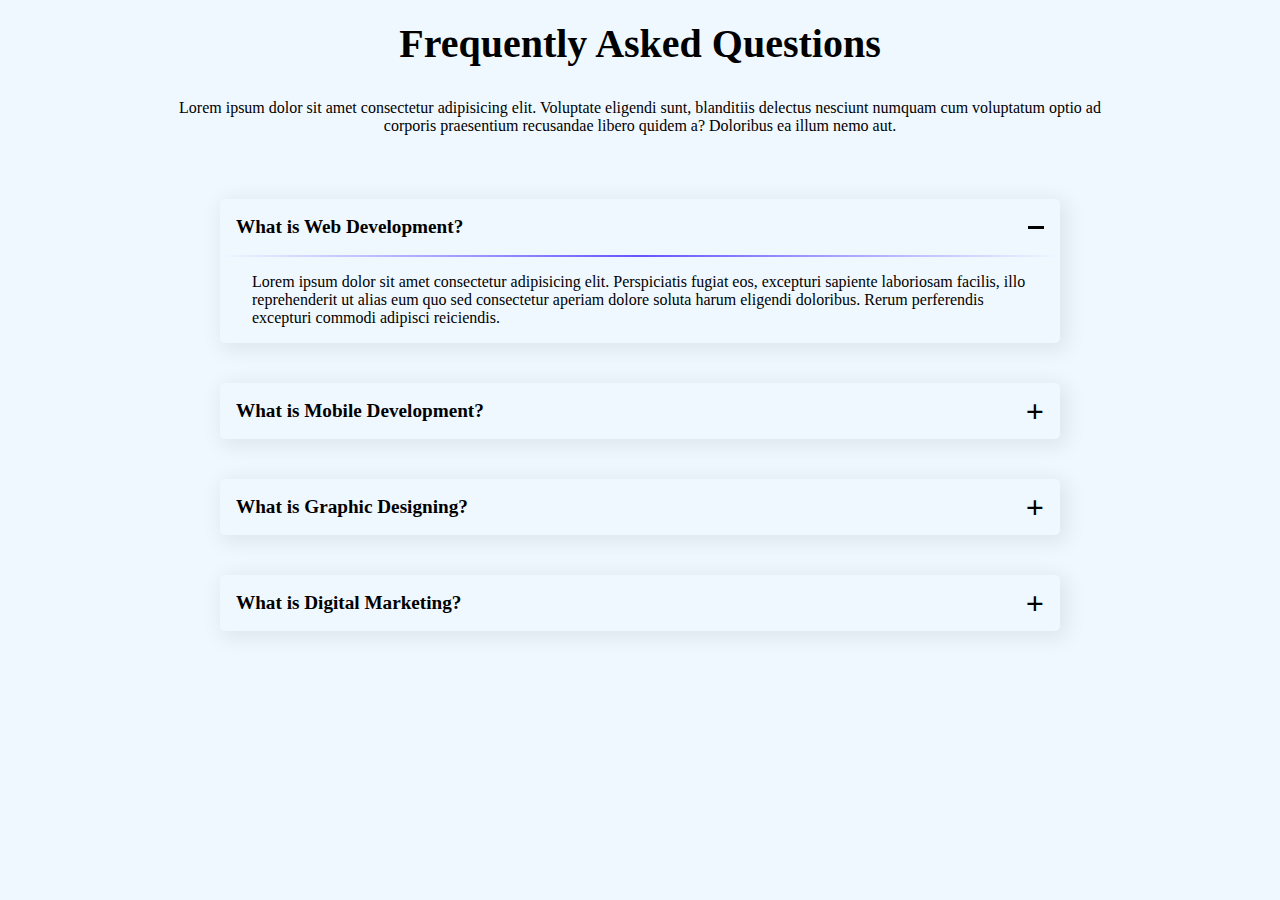
<file: Accordion/index.html>
<!DOCTYPE html>
<html lang="en">

<head>
    <meta charset="UTF-8">
    <meta name="viewport" content="width=device-width, initial-scale=1.0">
    <link rel="stylesheet" href="styles.css">
    <title>Accordion</title>
</head>

<body>
    <!-- Accordion -->
    <section class="accordion">
        <div class="container">
            <h3 class="accordion__heading">
                Frequently Asked Questions</h3>
            <p class="accordion__text">Lorem ipsum
                dolor sit amet consectetur adipisicing elit. Voluptate eligendi sunt,
                blanditiis delectus nesciunt numquam cum voluptatum optio ad corporis praesentium recusandae libero
                quidem
                a? Doloribus ea illum nemo aut.
            </p>
            <div class="accordion__items">
                <!-- Accordion Item -->
                <article class="accordion__item">
                    <!-- Accordion Header -->
                    <header class="accordion__item-header active">
                        What is Web Development?
                    </header>
                    <!-- Accordion Body -->
                    <div class="accordion__item-body">
                        <p class="accordion__item-body-content">
                            Lorem ipsum dolor sit amet consectetur adipisicing elit. Perspiciatis fugiat eos, excepturi
                            sapiente laboriosam facilis, illo reprehenderit ut alias eum quo sed consectetur aperiam
                            dolore soluta harum eligendi doloribus. Rerum perferendis excepturi commodi adipisci
                            reiciendis.
                        </p>
                    </div>
                </article>
                <!-- Acordion Item -->
                <article class="accordion__item">
                    <!-- Accordion Header -->
                    <header class="accordion__item-header">
                        What is Mobile Development?
                    </header>
                    <!-- Accordion Body -->
                    <div class="accordion__item-body">
                        <p class="accordion__item-body-content">
                            Lorem ipsum dolor sit amet consectetur adipisicing elit. Natus, nemo dignissimos? Minima
                            excepturi dolor voluptatibus odio dolore perspiciatis, nam a cum fuga, iure id veritatis.
                        </p>
                    </div>
                </article>
                <!-- Accordion Item -->
                <article class="accordion__item">
                    <!-- Accordion Header -->
                    <header class="accordion__item-header">
                        What is Graphic Designing?
                    </header>
                    <!-- Accordion Body -->
                    <div class="accordion__item-body">
                        <p class="accordion__item-body-content">
                            Lorem ipsum dolor sit amet consectetur adipisicing elit. Exercitationem facere nostrum
                            impedit molestias. Officia debitis, porro voluptate temporibus vero nisi iusto ullam,
                            incidunt accusamus natus sunt aliquam nemo esse fuga.
                        </p>
                    </div>
                </article>
                <!-- Accordion Item -->
                <article class="accordion__item">
                    <!-- Accordion Header -->
                    <header class="accordion__item-header">
                        What is Digital Marketing?
                    </header>
                    <!-- Accordion Body -->
                    <div class="accordion__item-body">
                        <p class="accordion__item-body-content">
                            Lorem ipsum dolor sit amet consectetur adipisicing elit. Numquam totam delectus hic
                            necessitatibus omnis ex! Itaque perspiciatis perferendis iste hic odio voluptas, minus
                            enim magnam qui, inventore ut harum doloribus rem reprehenderit illum exercitationem
                            optio.
                        </p>
                    </div>
                </article>
            </div>
    </section>

    <script src="main.js"></script>
</body>

</html>
</file>
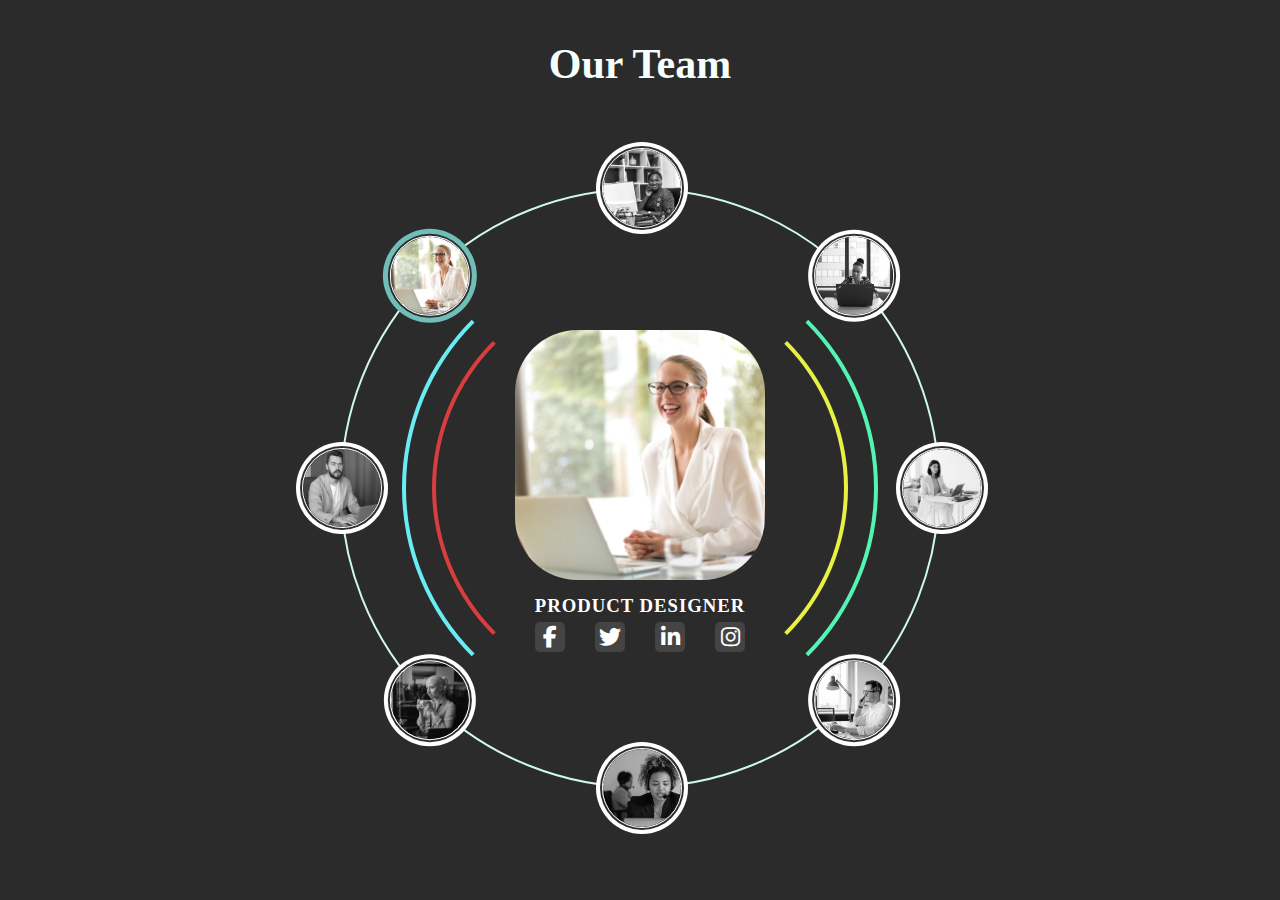
<file: Circular Slider/index.html>
<!DOCTYPE html>
<html lang="en">

<head>
    <meta charset="UTF-8">
    <meta name="viewport" content="width=device-width, initial-scale=1.0">
    <link rel="stylesheet" href="https://cdnjs.cloudflare.com/ajax/libs/font-awesome/6.4.2/css/all.min.css">
    <link rel="stylesheet" href="styles.css">
    <title>Animated Circular Slider</title>
</head>

<body>
    <div class="wrapper">
        <h2>Our Team</h2>
        <div class="slider">
            <div class="slider__items">
                <!-- Individual team member profiles -->
                <div class="slider__item active" style="--i:1;" data-id="profile1">
                    <img src="images/member1.jpg" alt="profile">
                </div>
                <div class="slider__item" style="--i:2;" data-id="profile2">
                    <img src="images/member2.jpg" alt="profile">
                </div>
                <div class="slider__item" style="--i:3;" data-id="profile3">
                    <img src="images/member3.jpg" alt="profile">
                </div>
                <div class="slider__item" style="--i:4;" data-id="profile4">
                    <img src="images/member4.jpg" alt="profile">
                </div>
                <div class="slider__item" style="--i:5;" data-id="profile5">
                    <img src="images/member5.jpg" alt="profile">
                </div>
                <div class="slider__item" style="--i:6;" data-id="profile6">
                    <img src="images/member6.jpg" alt="profile">
                </div>
                <div class="slider__item" style="--i:7;" data-id="profile7">
                    <img src="images/member7.jpg" alt="profile">
                </div>
                <div class="slider__item" style="--i:8;" data-id="profile8">
                    <img src="images/member8.jpg" alt="profile">
                </div>
            </div>

            <!-- Detailed content for each team member -->
            <div class="content">
                <div class="content__box active" id="profile1">
                    <div class="content__card">
                        <div class="content__img">
                            <img src="images/member1.jpg" alt="profile acrtive">
                        </div>
                        <div class="content__descr">
                            <h3 class="content__title">Product Designer</h3>
                            <ul class="content__socials">
                                <li><a href="#"><i class="fa-brands fa-facebook-f"></i></a></li>
                                <li><a href="#"><i class="fa-brands fa-twitter"></i></a></li>
                                <li><a href="#"><i class="fa-brands fa-linkedin-in"></i></a></li>
                                <li><a href="#"><i class="fa-brands fa-instagram"></i></a></li>
                            </ul>
                        </div>
                    </div>
                </div>
                <div class="content__box" id="profile2">
                    <div class="content__card">
                        <div class="content__img">
                            <img src="images/member2.jpg" alt="profile acrtive">
                        </div>
                        <div class="content__descr">
                            <h3 class="content__title">Graphic Designer</h3>
                            <ul class="content__socials">
                                <li><a href="#"><i class="fa-brands fa-facebook-f"></i></a></li>
                                <li><a href="#"><i class="fa-brands fa-twitter"></i></a></li>
                                <li><a href="#"><i class="fa-brands fa-linkedin-in"></i></a></li>
                                <li><a href="#"><i class="fa-brands fa-instagram"></i></a></li>
                            </ul>
                        </div>
                    </div>
                </div>
                <div class="content__box" id="profile3">
                    <div class="content__card">
                        <div class="content__img">
                            <img src="images/member3.jpg" alt="profile acrtive">
                        </div>
                        <div class="content__descr">
                            <h3 class="content__title">UX/UI Designer</h3>
                            <ul class="content__socials">
                                <li><a href="#"><i class="fa-brands fa-facebook-f"></i></a></li>
                                <li><a href="#"><i class="fa-brands fa-twitter"></i></a></li>
                                <li><a href="#"><i class="fa-brands fa-linkedin-in"></i></a></li>
                                <li><a href="#"><i class="fa-brands fa-instagram"></i></a></li>
                            </ul>
                        </div>
                    </div>
                </div>
                <div class="content__box" id="profile4">
                    <div class="content__card">
                        <div class="content__img">
                            <img src="images/member4.jpg" alt="profile acrtive">
                        </div>
                        <div class="content__descr">
                            <h3 class="content__title">Front-End Developer</h3>
                            <ul class="content__socials">
                                <li><a href="#"><i class="fa-brands fa-facebook-f"></i></a></li>
                                <li><a href="#"><i class="fa-brands fa-twitter"></i></a></li>
                                <li><a href="#"><i class="fa-brands fa-linkedin-in"></i></a></li>
                                <li><a href="#"><i class="fa-brands fa-instagram"></i></a></li>
                            </ul>
                        </div>
                    </div>
                </div>
                <div class="content__box" id="profile5">
                    <div class="content__card">
                        <div class="content__img">
                            <img src="images/member5.jpg" alt="profile acrtive">
                        </div>
                        <div class="content__descr">
                            <h3 class="content__title">Back-End Developer</h3>
                            <ul class="content__socials">
                                <li><a href="#"><i class="fa-brands fa-facebook-f"></i></a></li>
                                <li><a href="#"><i class="fa-brands fa-twitter"></i></a></li>
                                <li><a href="#"><i class="fa-brands fa-linkedin-in"></i></a></li>
                                <li><a href="#"><i class="fa-brands fa-instagram"></i></a></li>
                            </ul>
                        </div>
                    </div>
                </div>
                <div class="content__box" id="profile6">
                    <div class="content__card">
                        <div class="content__img">
                            <img src="images/member6.jpg" alt="profile acrtive">
                        </div>
                        <div class="content__descr">
                            <h3 class="content__title">Content Manager</h3>
                            <ul class="content__socials">
                                <li><a href="#"><i class="fa-brands fa-facebook-f"></i></a></li>
                                <li><a href="#"><i class="fa-brands fa-twitter"></i></a></li>
                                <li><a href="#"><i class="fa-brands fa-linkedin-in"></i></a></li>
                                <li><a href="#"><i class="fa-brands fa-instagram"></i></a></li>
                            </ul>
                        </div>
                    </div>
                </div>
                <div class="content__box" id="profile7">
                    <div class="content__card">
                        <div class="content__img">
                            <img src="images/member7.jpg" alt="profile acrtive">
                        </div>
                        <div class="content__descr">
                            <h3 class="content__title">Seo Specialist</h3>
                            <ul class="content__socials">
                                <li><a href="#"><i class="fa-brands fa-facebook-f"></i></a></li>
                                <li><a href="#"><i class="fa-brands fa-twitter"></i></a></li>
                                <li><a href="#"><i class="fa-brands fa-linkedin-in"></i></a></li>
                                <li><a href="#"><i class="fa-brands fa-instagram"></i></a></li>
                            </ul>
                        </div>
                    </div>
                </div>
                <div class="content__box" id="profile8">
                    <div class="content__card">
                        <div class="content__img">
                            <img src="images/member8.jpg" alt="profile acrtive">
                        </div>
                        <div class="content__descr">
                            <h3 class="content__title">React Developer</h3>
                            <ul class="content__socials">
                                <li><a href="#"><i class="fa-brands fa-facebook-f"></i></a></li>
                                <li><a href="#"><i class="fa-brands fa-twitter"></i></a></li>
                                <li><a href="#"><i class="fa-brands fa-linkedin-in"></i></a></li>
                                <li><a href="#"><i class="fa-brands fa-instagram"></i></a></li>
                            </ul>
                        </div>
                    </div>
                </div>
            </div>
        </div>
    </div>


    <script src="main.js"></script>
</body>

</html>
</file>
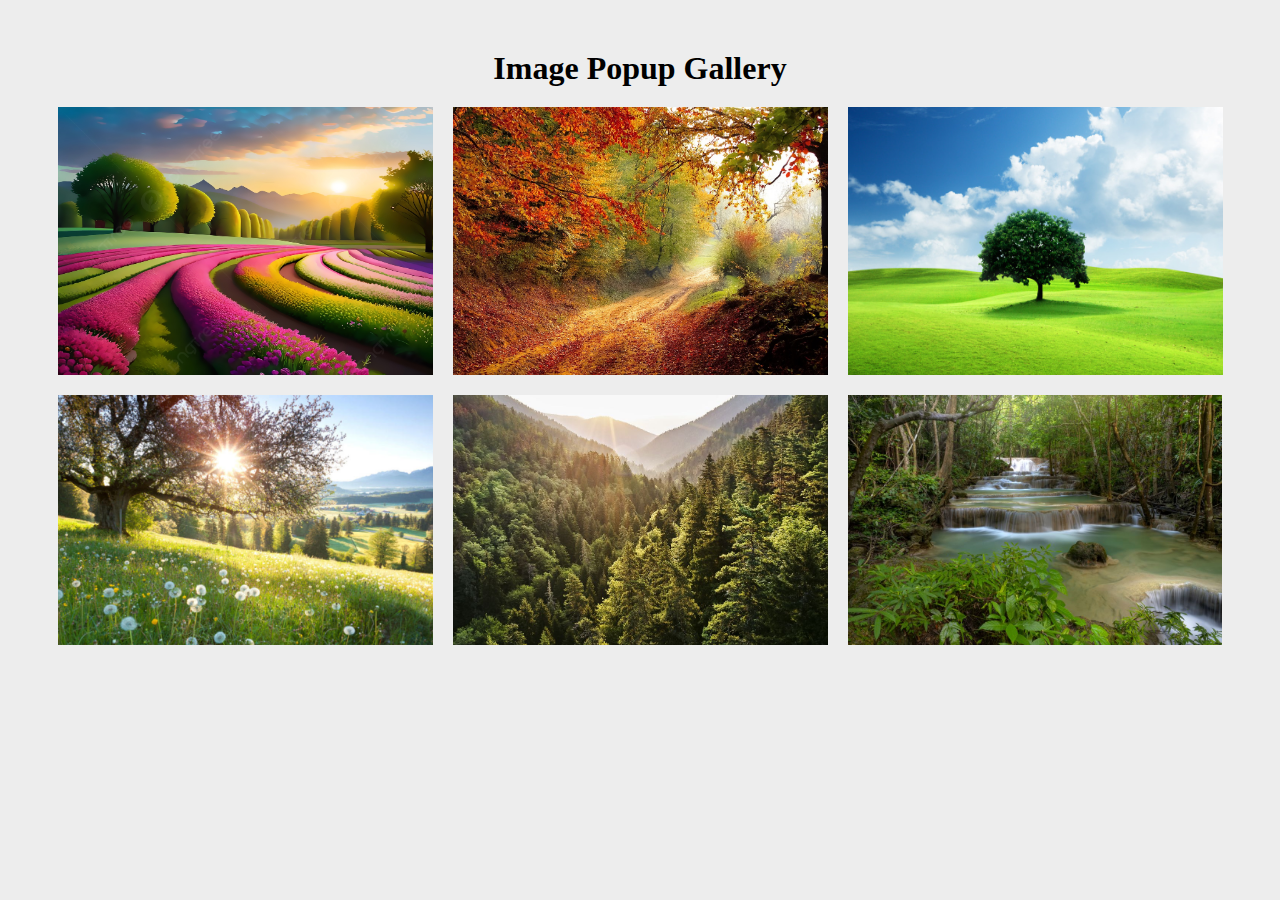
<file: Image-Popup-Gallery/index.html>
<!DOCTYPE html>
<html lang="en">
<head>
    <meta charset="UTF-8">
    <meta name="viewport" content="width=device-width, initial-scale=1.0">
    <link rel="stylesheet" href="https://cdnjs.cloudflare.com/ajax/libs/font-awesome/6.5.1/css/all.min.css">
    <link rel="stylesheet" href="styles.css">
    <title>Image Popup Gallery</title>
</head>
<body>

    <!-- Gallery Section -->
    <section class="gallery">
        <div class="container">
            <h1 class="gallery__title">Image Popup Gallery</h1>
            <!-- Gallery Image Grid -->
            <div class="gallery__wrapper">
                <div class="gallery__image">
                    <img src="images/img1.jpg" alt="nature" class="image">
                </div>
                <div class="gallery__image">
                    <img src="images/img2.jpg" alt="nature" class="image">
                </div>
                <div class="gallery__image">
                    <img src="images/img3.jpg" alt="nature" class="image">
                </div>
                <div class="gallery__image">
                    <img src="images/img4.jpg" alt="nature" class="image">
                </div>
                <div class="gallery__image">
                    <img src="images/img5.jpg" alt="nature" class="image">
                </div>
                <div class="gallery__image">
                    <img src="images/img6.jpg" alt="nature" class="image">
                </div>
            </div>
        </div>

        <!-- Popup -->
        <div class="gallery__popup popup">
            <!-- Popup Main Image -->
            <img src="images/img1.jpg" class="popup__image" alt="popup">
            <span class="close-btn"><i class="fa-solid fa-x"></i></span>
            <!-- Arrows -->
            <button class="popup__arrow left-arrow"><i class="fa-solid fa-arrow-left"></i></button>
            <button class="popup__arrow right-arrow"><i class="fa-solid fa-arrow-right"></i></button>
        </div>
    </section>


    <script src="main.js"></script>
</body>
</html>
</file>
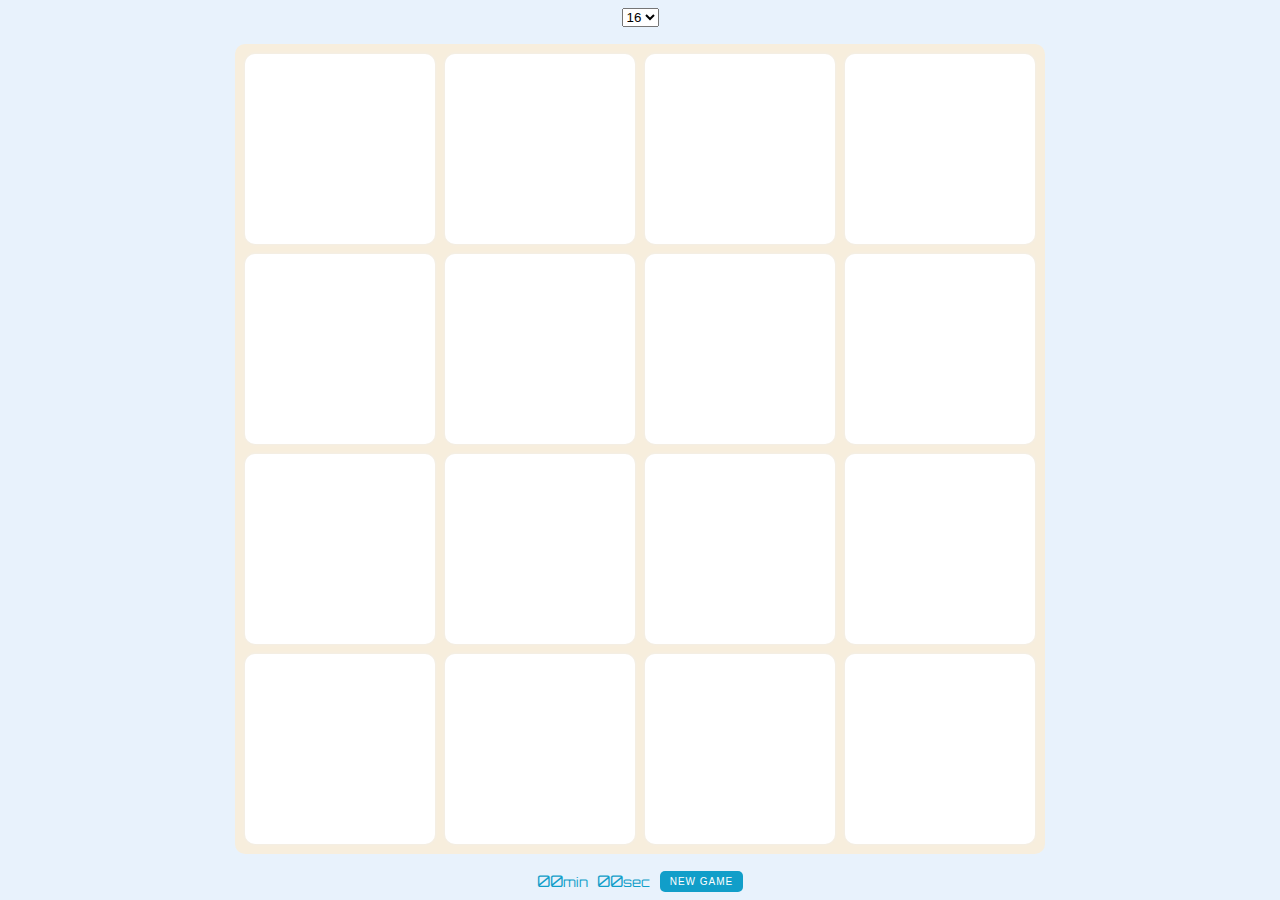
<file: Memory Game/index.html>
<!DOCTYPE html>
<html lang="en">
  <head>
    <meta charset="UTF-8" />
    <meta name="viewport" content="width=device-width, initial-scale=1.0" />
    <link rel="stylesheet" href="styles.css" />
    <script src="js/main.js" defer type="module"></script>
    <title>Memory Game</title>
  </head>
  <body>
    <!-- Memory Game -->
    <div class="container">
      <!-- Select number of cells -->
      <form>
        <select name="choice" id="" class="select-cells-number">
          <option value="16" selected>16</option>
          <option value="36">36</option>
          <option value="64">64</option>
        </select>
      </form>
      <!-- Playground -->
      <div class="playground"></div>
      <!-- Modal -->
      <div class="modal">
        <div class="modal__content">
          <h2 class="modal__heading">Game Over</h2>
          <div class="modal__time">
            <span class="modal__time-label">Time Spent:</span>
          </div>
          <h3 class="modal__text">
            Wrong Attempts: <span class="wrong">5</span>
          </h3>
          <button class="btn modal__btn">Play Again</button>
        </div>
      </div>
      <!-- Features -->
      <div class="features">
        <div class="timer"><span>00</span>min <span>00</span>sec</div>
        <button class="btn restart-btn">New Game</button>
      </div>
    </div>
  </body>
</html>
</file>
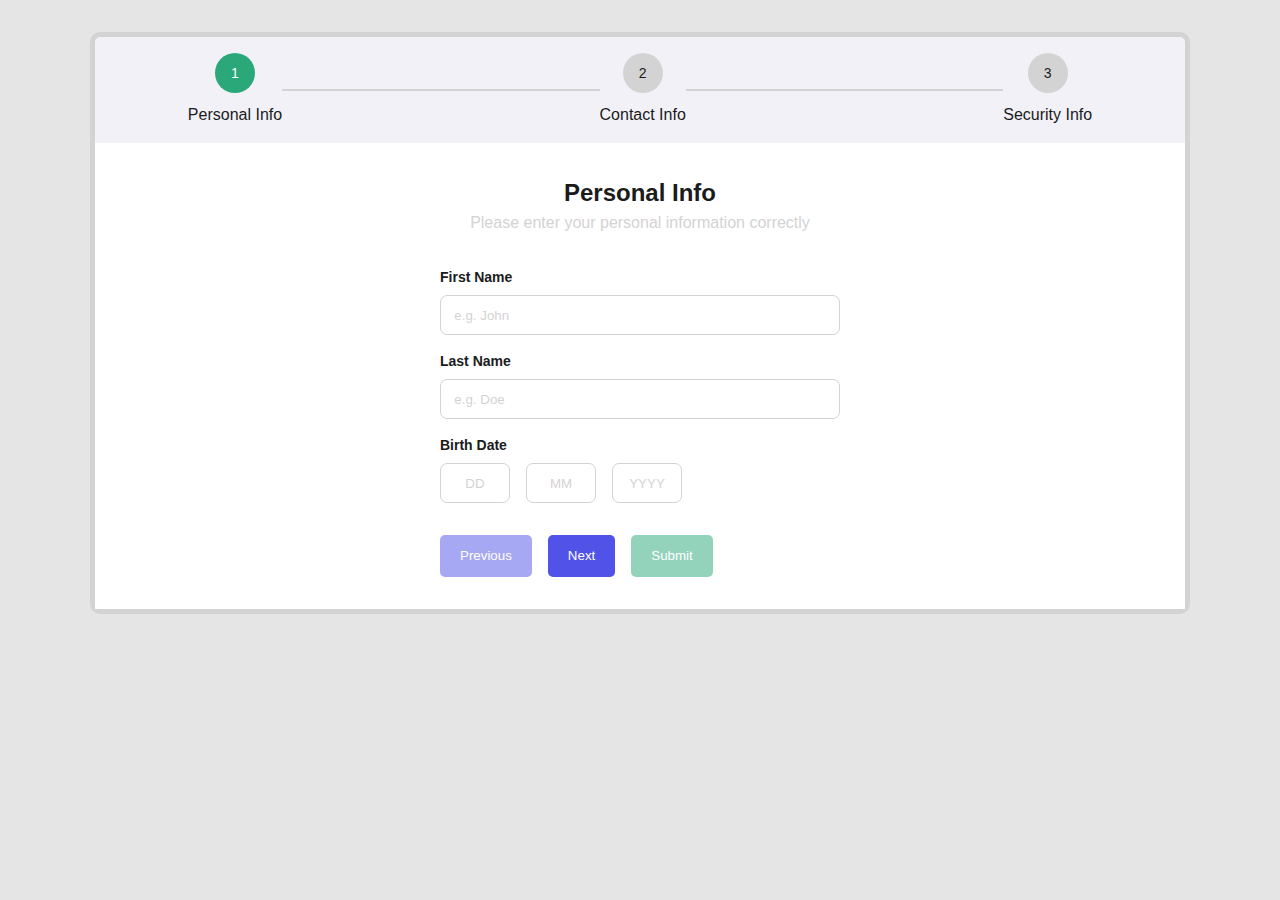
<file: Multi Step Form/index.html>
<!DOCTYPE html>
<html lang="en">

<head>
    <meta charset="UTF-8">
    <meta name="viewport" content="width=device-width, initial-scale=1.0">
    <link rel="stylesheet" href="styles.css">
    <title>Multi Step Form</title>
</head>

<body>
    <div class="container">
        <div class="wrapper">
            <!-- Progress bar -->
            <div class="progress">
                <ul class="progress__steps">
                    <!-- Active step -->
                    <li class="progress__step active">
                        <span>1</span>
                        <p>Personal Info</p>
                    </li>
                    <li class="separator"></li>
                    <!-- Inactive step -->
                    <li class="progress__step">
                        <span>2</span>
                        <p>Contact Info</p>
                    </li>
                    <li class="separator"></li>
                    <!-- Inactive step -->
                    <li class="progress__step">
                        <span>3</span>
                        <p>Security Info</p>
                    </li>
                </ul>
            </div>
            <!-- Form -->
            <form action="#" class="form">
                <!-- Personal info step -->
                <div class="form__personal form__step active">
                    <h2 class="form__title">Personal Info</h2>
                    <p class="form__text">Please enter your personal information correctly</p>
                    <div class="form__group">
                        <label for="first-name" class="form__label">First Name</label>
                        <input type="text" id="first-name" class="form__input" placeholder="e.g. John"
                            name="first-name">
                    </div>
                    <div class="form__group">
                        <label for="last-name" class="form__label">Last Name</label>
                        <input type="text" id="last-name" class="form__input" placeholder="e.g. Doe" name="last-name">
                    </div>
                    <!-- Birth date inputs -->
                    <div class="form__group">
                        <label for="birth-date" class="form__label">Birth Date</label>
                        <div class="date-inputs">
                            <!-- Day input -->
                            <input type="text" id="birth-day" class="form__input" pattern="[0-9]*" value="" name="day"
                                min="1" max="31" name="day" placeholder="DD">
                            <!-- Month input -->
                            <input type="text" id="birth-month" class="form__input" pattern="[0-9]*" value=""
                                name="month" min="1" max="12" name="month" placeholder="MM">
                            <!-- Year input -->
                            <input type="text" id="birth-year" class="form__input" pattern="[0-9]*" value="" name="year"
                                min="1900" max="2021" name="year" placeholder="YYYY">
                        </div>
                    </div>
                </div>
                <!-- Contact info step -->
                <div class="form__contact form__step">
                    <h2 class="form__title">Contact Info</h2>
                    <p class="form__text">Please enter your contact information correctly</p>
                    <!-- Email input -->
                    <div class="form__group">
                        <label for="email" class="form__label">Email</label>
                        <input type="email" id="email" class="form__input" placeholder="e.g. test@example.com"
                            name="email">
                    </div>
                    <!-- Phone input -->
                    <div class="form__group">
                        <label for="phone" class="form__label">Phone</label>
                        <input type="tel" id="phone" class="form__input" placeholder="e.g. +123 456 7890" name="phone">
                    </div>
                    <!-- Street address input -->
                    <div class="form__group">
                        <label for="address" class="form__label">Street Address</label>
                        <input type="text" id="address" class="form__input" placeholder="e.g. 123 Rustaveli St"
                            name="address">
                    </div>
                    <!-- City input -->
                    <div class="form__group">
                        <label for="city" class="form__label">City</label>
                        <input type="text" id="city" class="form__input" placeholder="e.g. Tbilisi" name="city">
                    </div>
                    <!-- State input -->
                    <div class="form__group">
                        <label for="state" class="form__label">State</label>
                        <input type="text" id="state" class="form__input" placeholder="e.g. Tbilisi" name="state">
                    </div>
                    <!-- Zip code input -->
                    <div class="form__group">
                        <label for="zip-code" class="form__label">Zip Code</label>
                        <input type="text" id="zip-code" class="form__input" pattern="[0-9]*" value="" name="zip-code">
                    </div>
                    <!-- Country select -->
                    <div class="form__group">
                        <label for="country" class="form__label">Country</label>
                        <select name="country" id="country" class="form__input" name="country">
                            <option value="">Please Select</option>
                            <option value="georgia">Georgia</option>
                            <option value="usa">United States</option>
                            <option value="uk">United Kingdom</option>
                            <option value="australia">Australia</option>
                            <option value="canada">Canada</option>
                            <option value="france">France</option>
                            <option value="germany">Germany</option>
                            <option value="japan">Japan</option>
                            <option value="korea">Korea</option>
                            <option value="poland">Poland</option>
                            <option value="russia">Russia</option>
                            <option value="spain">Spain</option>
                            <option value="others">Other</option>
                        </select>
                    </div>
                </div>
                <!-- Security info step -->
                <div class="form__security form__step">
                    <h2 class="form__title">Security Info</h2>
                    <p class="form__text">Please enter your security information correctly</p>
                    <!-- Password input -->
                    <div class="form__group">
                        <label for="password" class="form__label">Password</label>
                        <input type="password" id="password" class="form__input" name="password">
                    </div>
                    <!-- Confirm password input -->
                    <div class="form__group">
                        <label for="confirm-password" class="form__label">Confirm Password</label>
                        <input type="password" id="confirm-password" class="form__input" name="confirm-password">
                    </div>
                    <!-- Receive news checkbox -->
                    <div class="form__group form__group--checkbox">
                        <label for="receive-news" class="form__label">Receive news and offers</label>
                        <input type="checkbox" id="receive-news" class="form__checkbox" name="receive-news">
                    </div>
                </div>
                <!-- Buttons to navigate between steps -->
                <div class="btns">
                    <button type="button" class="btn btn--prev" disabled>Previous</button>
                    <button type="button" class="btn btn--next">Next</button>
                    <button type="submit" class="btn btn--submit">Submit</button>
                </div>
            </form>
        </div>
    </div>


    <script src="main.js"></script>
</body>

</html>
</file>
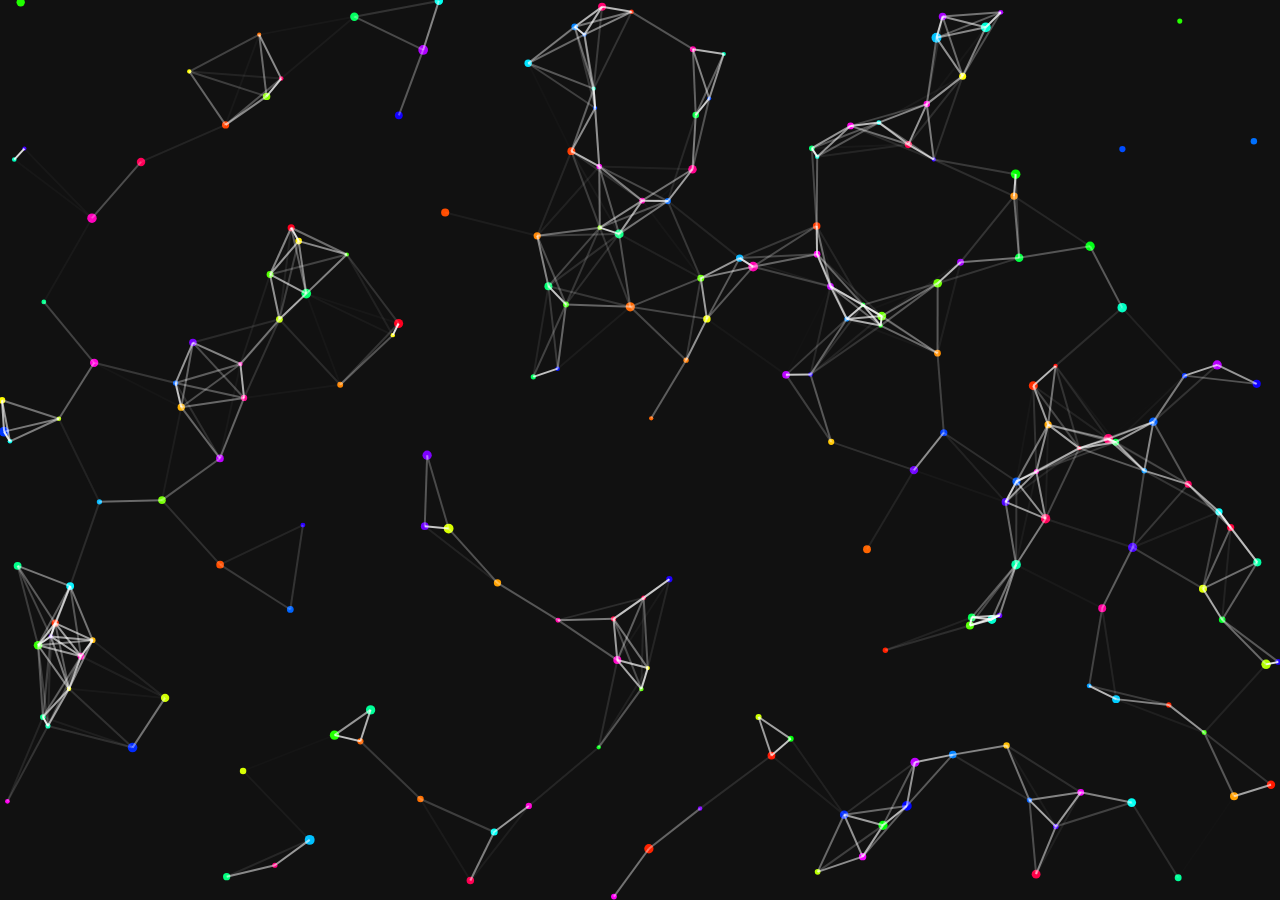
<file: Particles Collision Simulation/index.html>
<!DOCTYPE html>
<html lang="en">
  <head>
    <meta charset="UTF-8" />
    <meta name="viewport" content="width=device-width, initial-scale=1.0" />
    <link rel="stylesheet" href="styles.css" />
    <script src="main.js" defer></script>
    <title>Particles Collision Simulation</title>
  </head>
  <body>
    <canvas id="canvas"></canvas>
  </body>
</html>
</file>
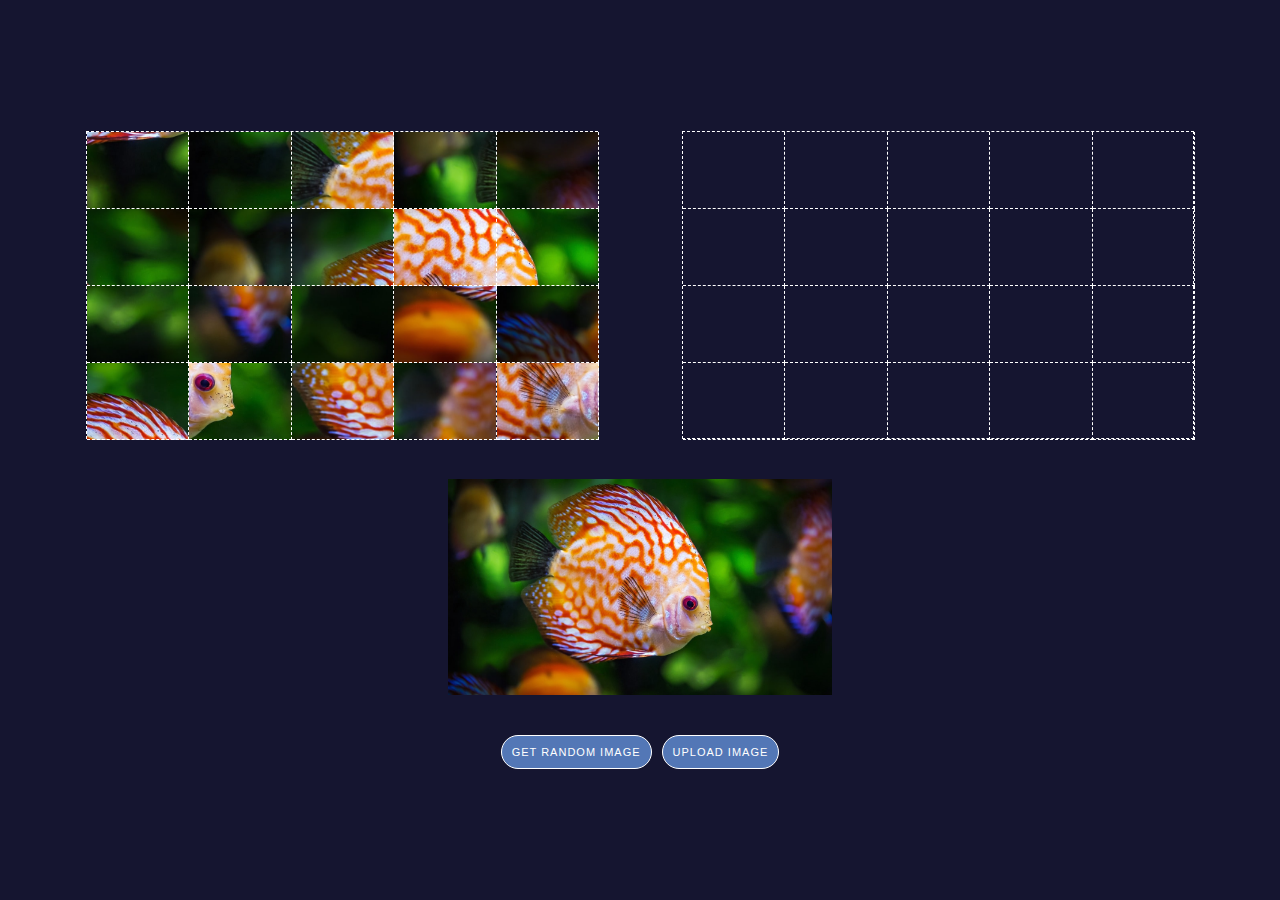
<file: Puzzle Game/index.html>
<!DOCTYPE html>
<html lang="en">
  <head>
    <meta charset="UTF-8" />
    <meta name="viewport" content="width=device-width, initial-scale=1.0" />
    <link rel="stylesheet" href="styles.css" />
    <script src="js/main.js" defer type="module"></script>
    <title>Puzzle Game</title>
  </head>
  <body>
    <div class="container">
      <div class="puzzle">
        <div class="puzzle__items"></div>
        <div class="puzzle__cells"></div>
        <div class="puzzle__img"></div>
        <div class="puzzle__img-upload">
          <div class="btns">
            <button class="img-btn btn random-btn">Get Random Image</button>
            <label for="input-file" class="img-btn btn">Upload Image </label>
            <input
              type="file"
              id="input-file"
              accept="image/jpeg, image/png image/jpg"
            />
          </div>
        </div>
      </div>
      <div class="modal">
        <div class="modal__content">
          <h2 class="modal__heading">Game Over</h2>
          <p class="modal__text">
            You Win 😁 <span class="attempt">5</span> wrong attempt
          </p>
          <button class="modal__btn btn">Play Again</button>
        </div>
      </div>
    </div>
    <div id="loader" style="display: none">
      <img src="images/loader.gif" alt="Loading..." />
    </div>
  </body>
</html>
</file>
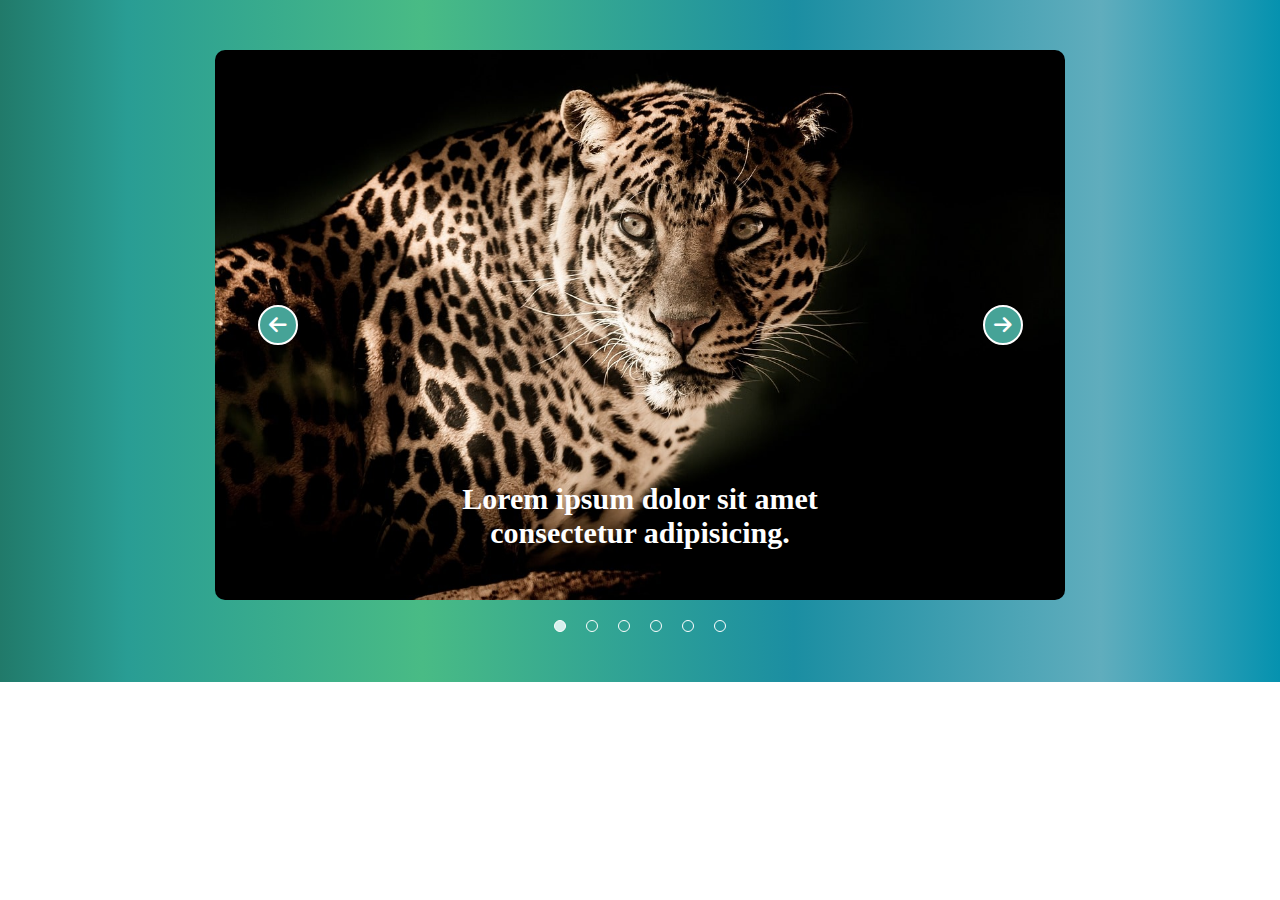
<file: Slider/index.html>
<!DOCTYPE html>
<html lang="en">

<head>
    <meta charset="UTF-8">
    <meta name="viewport" content="width=device-width, initial-scale=1.0">
    <link rel="stylesheet" href="https://cdnjs.cloudflare.com/ajax/libs/font-awesome/6.5.1/css/all.min.css">
    <link rel="stylesheet" href="styles.css">
    <title>Slider</title>
</head>

<body>

    <div class="slider">
        <div class="container">
            <!-- Slider Wrapper -->
            <div class="slider__wrapper">
                <div class="slider__frame">
                    <!-- Individual Slider Items -->
                    <div class="slider__item">
                        <img class="slider__item-img" src="images/img1.jpg" alt="animals" />
                        <p class="slider__item-text">Lorem ipsum dolor sit amet consectetur adipisicing.</p>
                    </div>
                    <div class="slider__item">
                        <img class="slider__item-img" src="images/img2.jpg" alt="animals" />
                        <p class="slider__item-text">Lorem ipsum dolor sit amet consectetur adipisicing.</p>
                    </div>
                    <div class="slider__item">
                        <img class="slider__item-img" src="images/img3.jpg" alt="animals" />
                        <p class="slider__item-text">Lorem ipsum dolor sit amet consectetur adipisicing.</p>
                    </div>
                    <div class="slider__item">
                        <img class="slider__item-img" src="images/img4.jpg" alt="animals" />
                        <p class="slider__item-text">Lorem ipsum dolor sit amet consectetur adipisicing.</p>
                    </div>
                    <div class="slider__item">
                        <img class="slider__item-img" src="images/img5.jpg" alt="animals" />
                        <p class="slider__item-text">Lorem ipsum dolor sit amet consectetur adipisicing.</p>
                    </div>
                    <div class="slider__item">
                        <img class="slider__item-img" src="images/img6.jpg" alt="animals" />
                        <p class="slider__item-text">Lorem ipsum dolor sit amet consectetur adipisicing.</p>
                    </div>
                </div>
                <!-- Navigation Buttons -->
                <div class="slider_nav-prev slider_nav"><i class="fa-solid fa-arrow-left"></i></div>
                <div class="slider_nav-next slider_nav"><i class="fa-solid fa-arrow-right"></i></div>
            </div>
        </div>
        <!-- Pagination -->
        <div class="slider__pagination">
            <!-- Rendered with JS dynamically -->
        </div>
    </div>

    <script src="main.js"></script>
</body>

</html>
</file>
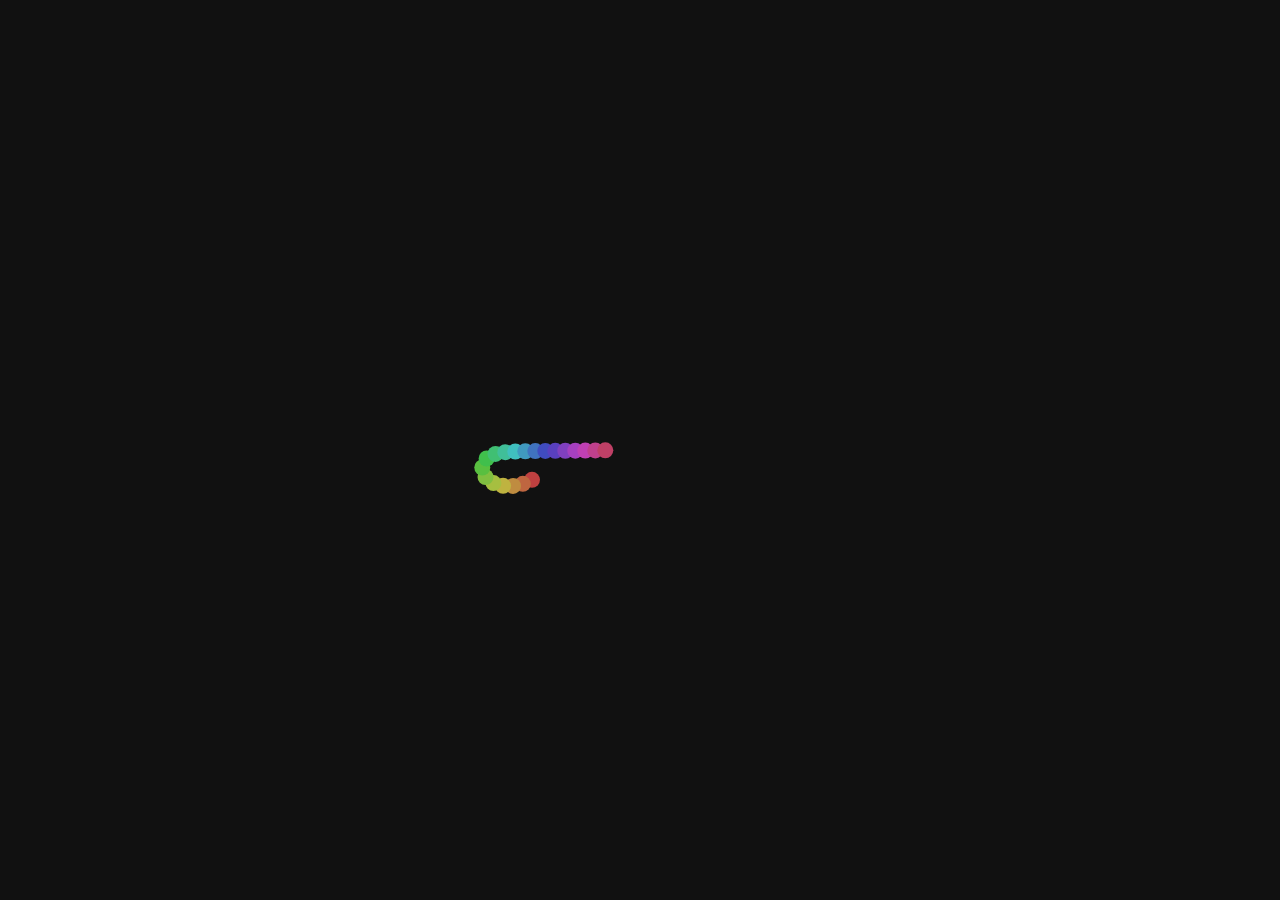
<file: SVG Animation/index.html>
<!DOCTYPE html>
<html lang="en">
  <head>
    <meta charset="UTF-8" />
    <meta name="viewport" content="width=device-width, initial-scale=1.0" />
    <link rel="stylesheet" href="styles.css" />
    <script src="main.js" defer></script>
    <title>SVG Animation</title>
  </head>
  <body>
    <svg viewbox="0 0 600 200"></svg>
  </body>
</html>
</file>
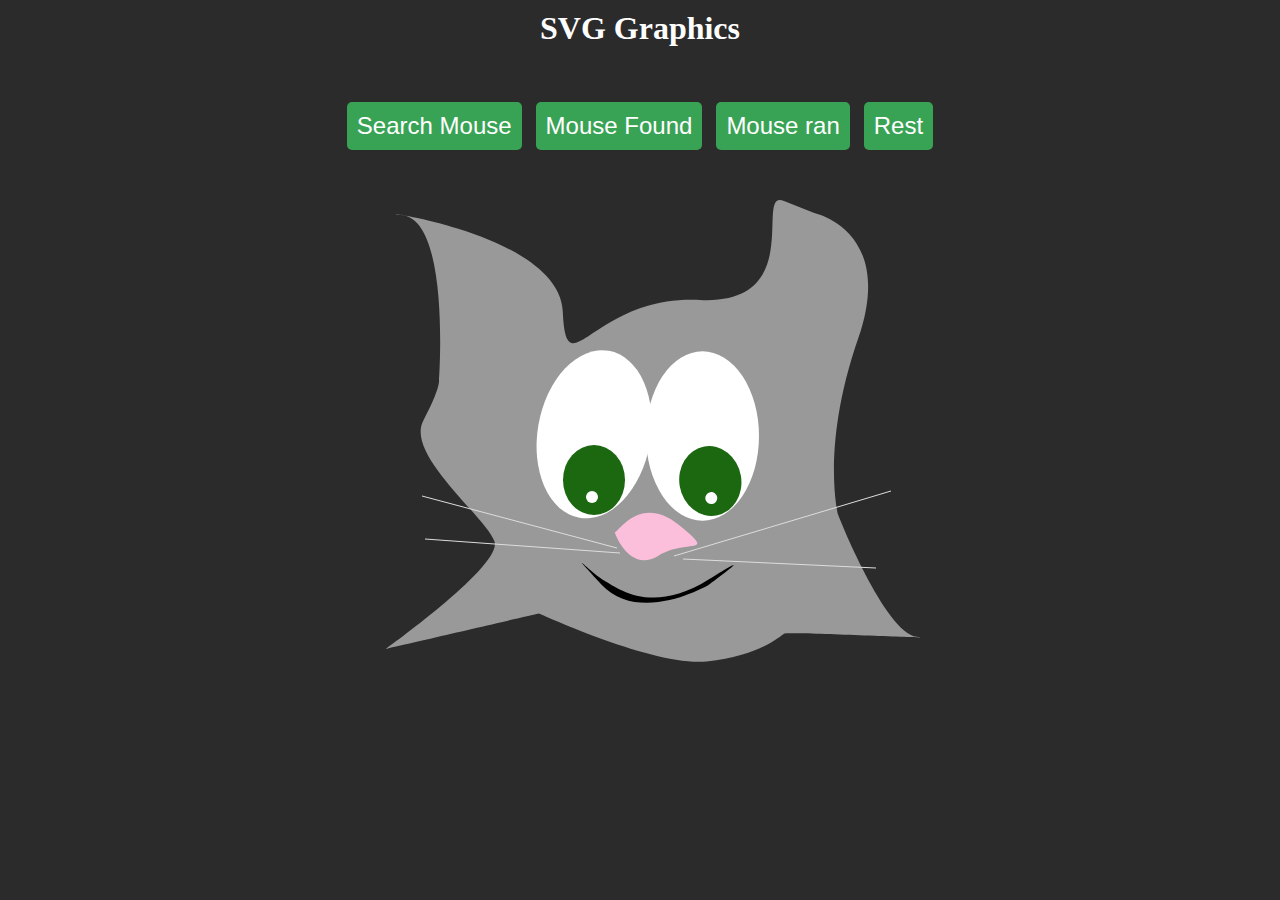
<file: SVG Manipulation/index.html>
<!DOCTYPE html>
<html lang="en">

<head>
    <meta charset="UTF-8">
    <meta name="viewport" content="width=device-width, initial-scale=1.0">
    <link rel="stylesheet" href="style.css">
    <title>SVG Manipulation</title>
</head>

<body>
    <h1>SVG Graphics</h1>
    <div class="svg">
        <!-- Buttons to interact with the SVG -->
        <div class="btns">
            <button data-add="move">Search Mouse</button>
            <button data-add="happy">Mouse Found</button>
            <button data-add="sad">Mouse ran</button>
            <button data-add="cat">Rest</button>
        </div>
        <div class="svg__container">
            <!-- SVG element for the cat graphic -->
            <svg class="cat" width="640" height="480" xmlns="http://www.w3.org/2000/svg"
                xmlns:svg="http://www.w3.org/2000/svg">
                <path
                    d="m119.00002,184.5c0,0 11.25,-157.50001 -36,-164.25001c-47.25,-6.75 156,15.75001 159.75,96.00001c3.75,80.25 29.25,-16.5 137.25,-11.25c108.00001,5.25 53.25001,-111.75001 84.00001,-99.00001l30.24997,12.00001c0,0 81.50003,17.25 44.00003,125.25c-37.5,108 -20.25,174.75 -20.75003,174.75c-0.50003,0 47.75003,120.75 79.25003,123.75c31.5,3 -129,-5.25 -132.75,-3c-3.75,2.25 -24.75,22.50001 -77.25001,27.75001c-52.5,5.25 -167.25,-48.00001 -167.75002,-48.00001c-0.50002,0 -152.49998,35.25001 -153,35.25c-0.50002,-0.00001 116.75002,-83.25 108.50002,-107.25c-8.25,-24 -89.25,-87 -71.25,-120.75c18,-33.75 15.75,-41.25 15.75,-41.25z"
                    stroke-linecap="null" stroke-linejoin="null" stroke-dasharray="null" stroke-width="0"
                    stroke="#000000" fill="#999999" />
                <g transform="rotate(-10 382.4999999999998,240.99999999999974) ">
                    <ellipse fill="#ffffff" stroke-width="0" stroke-dasharray="null" stroke-linejoin="null"
                        stroke-linecap="null" cx="382.5" cy="240.99998" rx="56.50162" ry="84.75243"
                        transform="rotate(10 382.5000000000002,240.99996948242193) " stroke="#000000" />
                    <g class="inner-eye-group">
                        <ellipse class="eye-color" fill="#1b6811" stroke="#000000" stroke-width="0"
                            stroke-dasharray="null" stroke-linejoin="null" stroke-linecap="null" cx="382.38001"
                            cy="286.68047" rx="31" ry="35" />
                        <ellipse fill="#ffffff" stroke="#000000" stroke-width="0" stroke-dasharray="null"
                            stroke-linejoin="null" stroke-linecap="null" cx="380.38001" cy="303.68047" rx="6" ry="6" />
                    </g>
                </g>
                <g>
                    <ellipse fill="#ffffff" stroke-width="0" stroke-dasharray="null" stroke-linejoin="null"
                        stroke-linecap="null" cx="274.11999" cy="239.31951" rx="56.50162" ry="84.75243"
                        transform="rotate(10 274.1199951171879,239.31950378417977) " stroke="#000000" />
                    <g class="inner-eye-group">
                        <ellipse class="eye-color" fill="#1b6811" stroke="#000000" stroke-width="0"
                            stroke-dasharray="null" stroke-linejoin="null" stroke-linecap="null" cx="274" cy="285"
                            rx="31" ry="35" />
                        <ellipse fill="#ffffff" stroke="#000000" stroke-width="0" stroke-dasharray="null"
                            stroke-linejoin="null" stroke-linecap="null" cx="272" cy="302" rx="6" ry="6" />
                    </g>
                </g>
                <path d="m295,337c2,2 25,-39 64,-7c39,32 8,13 -21,31c-29,18 -45,-26 -43,-24z" stroke-linecap="null"
                    stroke-linejoin="null" stroke-dasharray="null" stroke-width="0" stroke="#000000" fill="#fcbfdb" />
                <path d="m236,384c0,0 154,106 224,17c70,-89 -203,-2 -203,-2c0,0 -21,-15 -21,-15z" stroke-linecap="null"
                    stroke-linejoin="null" stroke-dasharray="null" stroke-width="0" stroke="#000000" fill="none" />
                <path class="mouth" stroke="#000000" stroke-width="0"
                    d="m248.03582,375.86192c26.65347,15.01979 95.78592,70.09234 209.06318,-1.66887c113.27726,-71.7612 0,10.84762 0,10.84762c0,0 -138.26489,80.93996 -214.89363,-1.66887c-76.62874,-82.60883 -20.82303,-22.52968 5.83045,-7.50989l0,0.00001z"
                    stroke-linecap="null" stroke-linejoin="null" stroke-dasharray="null" fill="#000000" />
                <g class="left-whiskers">
                    <line y2="301" x2="102" y1="353" x1="297" stroke-linecap="null" stroke-linejoin="null"
                        stroke-dasharray="null" stroke="#DDDDDD" fill="none" />
                    <line fill="none" stroke="#DDDDDD" stroke-width="null" stroke-dasharray="null"
                        stroke-linejoin="null" stroke-linecap="null" x1="105" y1="344" x2="300" y2="358" />
                </g>

                <g class="right-whiskers">
                    <line fill="none" stroke="#DDDDDD" stroke-width="null" stroke-dasharray="null"
                        stroke-linejoin="null" stroke-linecap="null" x1="354" y1="361" x2="571" y2="296" />
                    <line y2="364" x2="363" y1="373" x1="556" stroke-linecap="null" stroke-linejoin="null"
                        stroke-dasharray="null" stroke-width="null" stroke="#DDDDDD" fill="none" />
                </g>
            </svg>
        </div>
    </div>

    <script src="main.js"></script>
</body>

</html>
</file>
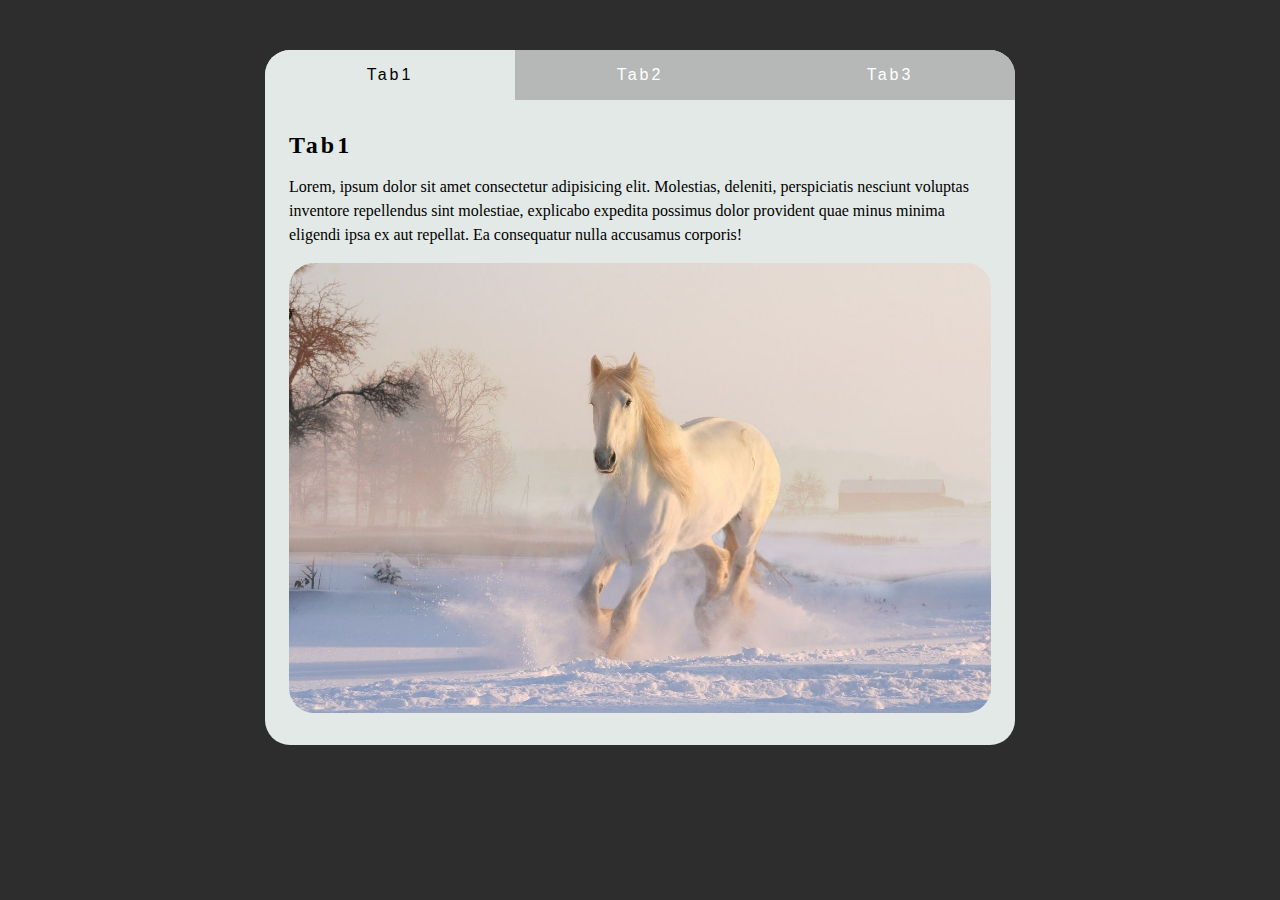
<file: Tabs/index.html>
<!DOCTYPE html>
<html lang="en">

<head>
    <meta charset="UTF-8">
    <meta name="viewport" content="width=device-width, initial-scale=1.0">
    <link rel="stylesheet" href="styles.css">
    <title>Tabs</title>
</head>

<body>
    <div class="tabs">
        <!-- tabs wrapper -->
        <div class="tabs__wrapper">
            <!-- tab buttons -->
            <div class="tabs__btns">
                <button class="tabs-btn active" data-id="tab1">Tab1</button>
                <button class="tabs-btn" data-id="tab2">Tab2</button>
                <button class="tabs-btn" data-id="tab3">Tab3</button>
            </div>
            <!-- container for the tab content -->
            <div class="tabs__body">
                <!-- Content for Tab1 -->
                <div class="tabs__content active" id="tab1">
                    <h4 class="tabs__content-title">Tab1</h4>
                    <p class="tabs__content-text">
                        Lorem, ipsum dolor sit amet consectetur adipisicing elit. Molestias, deleniti, perspiciatis
                        nesciunt voluptas inventore repellendus sint molestiae, explicabo expedita possimus dolor
                        provident quae minus minima eligendi ipsa ex aut repellat. Ea consequatur nulla accusamus
                        corporis!
                    </p>
                    <img class="tabs__content-img" src="images/img1.jpg" alt="tab image">
                </div>

                <!-- Content for Tab2 -->
                <div class="tabs__content" id="tab2">
                    <h4 class="tabs__content-title">Tab2</h4>
                    <p class="tabs__content-text">
                        Lorem, ipsum dolor sit amet consectetur adipisicing elit. Molestias, deleniti, perspiciatis
                        nesciunt voluptas inventore repellendus sint molestiae, explicabo expedita possimus dolor
                        provident quae minus minima eligendi ipsa ex aut repellat. Ea consequatur nulla accusamus
                        corporis. provident quae minus minima eligendi ipsa ex aut repellat. Ea consequatur nulla
                        accusamus corporis!
                    </p>
                    <img class="tabs__content-img" src="images/img2.jpg" alt="tab image">
                </div>

                <!-- Content for Tab3 -->
                <div class="tabs__content" id="tab3">
                    <h4 class="tabs__content-title">Tab3</h4>
                    <p class="tabs__content-text">
                        Lorem, ipsum dolor sit amet consectetur adipisicing elit. Molestias, deleniti, perspiciatis
                        nesciunt voluptas inventore repellendus sint molestiae, explicabo expedita possimus dolor
                        provident quae minus minima eligendi ipsa ex aut repellat. Ea consequatur nulla accusamus
                        corporis!
                    </p>
                    <img class="tabs__content-img" src="images/img3.jpg" alt="tab image">
                </div>
            </div>
        </div>
    </div>
    <script src="main.js"></script>
</body>

</html>
</file>
<file: Accordion/styles.css>
*,
*::before,
*::after {
  margin: 0;
  padding: 0;
  box-sizing: border-box;
}

img {
  display: block;
  max-width: 100%;
  height: 100%;
  object-fit: cover;
}

.container {
  max-width: 1320px;
  margin: 0 auto;
  padding: 0 15px;
}

/* Accordion Section */
.accordion {
  background-color: aliceblue;
  height: 100vh;
  padding: 20px;
}
.accordion__heading {
  margin-bottom: 2rem;
  text-align: center;
  font-size: 2.5rem;
}
.accordion__text {
  max-width: 60rem;
  margin: 0 auto 4rem;
  text-align: center;
}
.accordion__items {
  max-width: 840px;
  margin: 0 auto;
}
.accordion__item {
  margin-bottom: 2.5rem;
  border-radius: 5px;
  box-shadow: 4px 4px 20px 4px rgba(0, 0, 0, 0.07);
}
/* Accordion Header */
.accordion__item-header {
  color: black;
  font-size: 1.2rem;
  padding: 1rem 2.5rem 1rem 1rem;
  min-height: 3.5rem;
  font-weight: bold;
  display: flex;
  align-items: center;
  position: relative;
}

.accordion__item-header::after {
  content: "\002B";
  font-size: 2rem;
  position: absolute;
  right: 1rem;
}
.accordion__item-header.active::after {
  content: "";
  width: 10px;
  height: 3px;
  background-color: black;
  padding-right: 1rem;
}
/* Accordion Body */
.accordion__item-body {
  max-height: 0;
  overflow: hidden;
  transition: all 0.2s ease;
}
.accordion__item-body-content {
  padding: 1rem 2rem;
  border-top: 2px solid;
  border-image: linear-gradient(to right, transparent, #6854fc, transparent) 1;
}

@media (max-width: 769px) {
  html {
    font-size: 14px;
  }
}
</file>
<file: Image-Popup-Gallery/styles.css>
* {
    margin: 0;
    padding: 0;
    box-sizing: border-box;
}


img {
    display: block;
    max-width: 100%;
    height: 100%;
    object-fit: cover;
}

.container {
    max-width: 1320px;
    margin: 0 auto;
    padding: 0 15px;
}

/* Gallery Section */
.gallery {
    background-color: rgb(237, 237, 237);
    height: 100vh;
    padding: 50px 0;
    text-align: center;
}

.gallery__title {
    margin-bottom: 20px;
}
.gallery__wrapper {
    display: flex;
    justify-content: center;
    flex-wrap: wrap;
    gap: 20px;
}
.gallery__image {
    width: 30%;
    overflow: hidden;
}
.image {
    cursor: pointer;
    transition: all 0.3s linear;
}

.image:hover {
    transform: scale(1.1);
}

/* Gallery Popup */
.popup {
    position: fixed;
    top: 50%;
    left: 50%;
    transform: translate(-50%, -50%) scale(0);
    width: 80%;
    max-width: 1320px;
    height: 90vh;
    max-height: 800px;
    border-radius: 5px;
    background: rgba(42, 101, 101, 0.75);
    display: flex;
    justify-content: center;
    align-items: center;
    z-index: 5;
    overflow: hidden;
    transition: 0.7s;
    opacity: 0;
    visibility: hidden;
}

.popup.active{
    visibility: visible;
    transform: translate(-50%, -50%) scale(1);
    opacity: 1;
}

.popup__image {
    width: 85%;
    height: 75%;
    object-fit: contain;
}

.close-btn {
    position: absolute;
    top: 15px;
    right: 20px;
    font-size: 20px;
    padding: 10px;
    border-radius: 50%;
    color: #fff;
    cursor: pointer;
}
.popup__arrow {
    position: absolute;
    color: #fff;
    font-size: 20px;
    top: 50%;
    transform: translateY(-50%);
    padding: 10px;
    border-radius: 50%;
    border: none;
    background: none;
    cursor: pointer;
}

.close-btn:hover,
.popup__arrow:hover{
    background: rgba(0, 0, 0, 0.5);
}
.left-arrow {
    left: 10px;
}
.right-arrow {
    right: 10px;
}
</file>
<file: Multi Step Form/styles.css>
:root {
  --primary-color: #2ba87a;
  --secondary-color: #e5e5e5;
  --light-color: #d4d3d3;
  --dark-color: #1b1b1b;
  --btn-color: rgb(81, 83, 232);
  --font-small: 14px;
  --font-medium: 16px;
  --font-large: 20px;
}

*,
*::before,
*::after {
  margin: 0;
  padding: 0;
  box-sizing: border-box;
}

html {
  scroll-behavior: smooth;
}

body {
  font-family: sans-serif;
  font-size: var(--font-medium);
  font-weight: 400;
  line-height: 1.5;
  color: var(--dark-color);
  background-color: var(--secondary-color);
}

ul,
ol {
  list-style: none;
}

a {
  text-decoration: none;
  color: inherit;
}

.container {
  max-width: 1130px;
  margin: 0 auto;
  padding: 0 15px;
}

.wrapper {
  display: flex;
  flex-direction: column;
  margin-top: 2em;
  border: 5px solid var(--light-color);
  border-radius: 10px;
  background-color: #f2f1f8;
}

/* Progress Bar */
.progress {
  padding: 1em;
}
.progress__steps {
  display: flex;
  justify-content: center;
  align-items: center;
}
.progress__step {
  display: flex;
  flex-direction: column;
  justify-content: center;
  align-items: center;
  gap: 10px;
  text-align: center;
}

.separator {
  flex-basis: 30%;
  height: 2px;
  background-color: var(--light-color);
  transition: background-color 0.3s ease;
}

.separator.active {
  background-color: var(--primary-color);
}

.progress__step > span {
  width: 40px;
  height: 40px;
  font-size: var(--font-small);
  display: flex;
  justify-content: center;
  align-items: center;
  border-radius: 50%;
  background-color: var(--light-color);
  transition: background-color 0.3s ease;
}

.progress__step.active > span {
  color: #fff;
  background-color: var(--primary-color);
}

/* Form */
.form {
  width: 100%;
  padding: 2em;
  background-color: #fff;
}

.form__step,
.btns {
  max-width: 400px;
  margin: 0 auto;
}

.form__step {
  display: none;
}

.form__step.active {
  display: block;
  animation: fadeIn 0.5s cubic-bezier(0.35, 0.5, 0.65, 0.95) both;
}

@keyframes fadeIn {
  0% {
    opacity: 0;
    transform: translateY(10%);
  }
  100% {
    opacity: 1;
    transform: translateY(0);
  }
}

.form__title {
  text-align: center;
}
.form__text {
  color: var(--light-color);
  margin-bottom: 2em;
  text-align: center;
}
.form__group {
  display: flex;
  flex-direction: column;
  margin-bottom: 1em;
}

.form__group--checkbox {
  flex-direction: row;
  align-items: center;
  gap: 5px;
}
.form__label {
  font-size: var(--font-small);
  margin-bottom: 0.5em;
  font-weight: 600;
}

.form__group--checkbox > .form__label {
  margin-bottom: 0;
}
.form__input {
  height: 40px;
  padding: 0 1em;
  background-color: transparent;
  color: var(--dark-color);
  border: 1px solid var(--light-color);
  border-radius: 7px;
  outline-color: var(--secondary-color);
}

.form__input::placeholder {
  color: var(--light-color);
}

.date-inputs {
  display: flex;
  flex-wrap: wrap;
  gap: 1em;
}

.date-inputs input {
  max-width: 70px;
  text-align: center;
}

.form__checkbox {
  height: auto;
}

/* Navigation Buttons */
.btns {
  display: flex;
  align-items: center;
  gap: 1em;
  margin-top: 2em;
}
.btn {
  background-color: var(--btn-color);
  color: #fff;
  border: none;
  border-radius: 5px;
  padding: 1em 1.5em;
  cursor: pointer;
  transition: all 0.3s ease;
}

.btn:hover {
  opacity: 0.9;
}

.btn:active {
  transform: scale(0.98);
}

.btn:disabled {
  opacity: 0.5;
  cursor: not-allowed;
}

.btn:disabled:hover {
  opacity: 0.5;
}

.btn:disabled:active {
  transform: scale(1);
}

.btn--submit {
  background-color: var(--primary-color);
}
</file>
<file: Particles Collision Simulation/styles.css>
body {
  margin: 0;
  background-color: #111;
  height: 100vh;
  overflow: hidden;
}

canvas {
  display: block;
}
</file>
<file: Puzzle Game/styles.css>
* {
  margin: 0;
  padding: 0;
  box-sizing: border-box;
}

html {
  font-size: 62.5%;
}

:root {
  --width: 40vw;
  --height: 24vw;
}

body {
  background-color: #151530;
  font-family: "Segoe UI", Tahoma, Geneva, Verdana, sans-serif;
}

.container {
  height: 100vh;
  display: grid;
  place-items: center;
  padding: 3rem;
}

.puzzle {
  width: 90vw;
  display: flex;
  justify-content: space-around;
  flex-wrap: wrap;
  gap: 4rem;
}

.puzzle__items,
.puzzle__cells {
  width: var(--width);
  height: var(--height);
  border: 0.1rem dashed white;
  display: grid;
  grid-template-columns: repeat(5, calc(var(--width) / 5));
  grid-template-rows: repeat(4, calc(var(--height) / 4));
  position: relative;
}

.puzzle__item,
.puzzle__cell {
  border-right: 0.1rem dashed white;
  border-bottom: 0.1rem dashed white;
}

.puzzle__cell {
  transition: background-color 0.3s;
}

.puzzle__cell.active {
  background-color: #5454a8;
}

.puzzle__cell div {
  animation: dropAnimation 0.3s forwards;
}

@keyframes dropAnimation {
  from {
    opacity: 0.5;
  }
  to {
    opacity: 1;
  }
}

.puzzle__item {
  width: calc(var(--width) / 5);
  height: calc(var(--height) / 4);
  background-size: var(--width) var(--height);
  background-position: center;
  background-repeat: no-repeat;
  cursor: grab;
  position: absolute;
}

.puzzle__img {
  width: 30vw;
  aspect-ratio: 16/9;
  background-image: url("images/img-1.jpg");
  background-size: cover;
  background-position: center;
  background-repeat: no-repeat;
}

.modal {
  position: fixed;
  inset: 0;
  background-color: rgba(44, 42, 42, 0.5);
  display: flex;
  justify-content: center;
  align-items: center;
  visibility: hidden;
  opacity: 0;
  transition: opacity 0.5s ease-in-out;
  z-index: 100;
}

.modal__content {
  background-color: #ccccf1;
  color: #333;
  display: flex;
  flex-direction: column;
  justify-content: center;
  align-items: center;
  gap: 1.2rem;
  width: 40rem;
  aspect-ratio: 1 / 1;
  padding: 2rem;
  border-radius: 0.5rem;
}

.modal__heading {
  font-size: 4rem;
}

.modal__text {
  font-size: 1.8rem;
  text-transform: uppercase;
}

.puzzle__img-upload {
  width: 100%;
  display: flex;
  justify-content: center;
  align-items: center;
}

.btns {
  display: flex;
  gap: 1rem;
}

.btn {
  background-color: rgba(109, 161, 240, 0.7);
  color: #fff;
  width: max-content;
  padding: 1rem;
  font-size: 1.1rem;
  text-transform: uppercase;
  letter-spacing: 0.1rem;
  font-weight: 500;
  border: 0.1rem solid #fff;
  border-radius: 2rem;
  cursor: pointer;
  transition: all 0.2s ease-in-out;
}

.btn:hover {
  background-color: rgba(109, 161, 240, 0.9);
}

#input-file {
  display: none;
}

.modal__btn {
  margin-top: 2rem;
  font-size: 1.5rem;
}

.attempt {
  display: inline-block;
  margin-inline: 0.5rem;
  font-size: 4rem;
  color: #daa520;
}

#loader {
  position: fixed;
  inset: 0;
  justify-content: center;
  align-items: center;
  background-color: #151530be;
  z-index: 9999;
}
</file>
<file: SVG Animation/styles.css>
body {
  margin: 0;
  background-color: #111;
  display: flex;
  justify-content: center;
  align-items: center;
  height: 100vh;
}

svg {
  width: 600px;
  height: 200px;
  filter: url(#wavy);
}
</file>
<file: Circular Slider/styles.css>
/* Reset defaults */
* {
  margin: 0;
  padding: 0;
  box-sizing: border-box;
}

ul,
ol {
  list-style: none;
}

/* Style body */
body {
  color: #fff;
  background-color: #2b2b2b;
}

/* Style for images */
img {
  display: block;
  max-width: 100%;
  object-fit: cover;
}

/* Main wrapper styles */
.wrapper {
  display: flex;
  flex-direction: column;
  align-items: center;
  min-height: 100vh;
  gap: 100px; /* Gap between child elements */
  padding-top: 40px;
}

/* Heading 2 inside wrapper */
.wrapper h2 {
  font-size: 42px;
  color: rgb(245, 255, 253);
}

/* Styles for the slider container */
.slider {
  position: relative;
  width: 600px;
  height: 600px;
  border: 2px solid #d0f7ef;
  border-radius: 50%;
}

/* Styles for the slider items container */
.slider__items {
  position: relative;
  left: -50%;
  width: 100%;
  height: 100%;
  display: flex;
  justify-content: center;
  align-items: center;
  cursor: pointer;
}

/* Styles for individual slider items */
.slider__item {
  position: absolute;
  width: 80px;
  height: 80px;
  border-radius: 50%;
  overflow: hidden;
  border: 1px solid #fff;
  box-shadow: 0 0 0 2px #2e2e2e, 0 0 0 6px #fff;
  transform: rotate(calc(360deg / 8 * var(--i)));
  transform-origin: 340px;
  transition: all 0.2s linear;
  z-index: 10;
}

/* Active state for slider item */
.slider__item.active {
  box-shadow: 0 0 0 2px #2e2e2e, 0 0 0 7px #70beb8;
}

/* Styles for images within slider items */
.slider__item img {
  position: absolute;
  top: 0;
  left: 0;
  width: 100%;
  height: 100%;
  border-radius: 50%;
  transform: rotate(calc(-360deg / 8 * var(--i)));
  transition: all 0.5s linear;
  filter: grayscale(1); /* Apply grayscale effect to image */
}

/* Active state for image within slider item */
.slider__item.active img {
  filter: grayscale(0); /* Remove grayscale effect */
}

/* Styles for the content container */
.content {
  position: absolute;
  inset: 0;
  overflow: hidden;
  z-index: 1;
}

/* Styles for the spinner before content */
.content::before {
  content: "";
  position: absolute;
  inset: 60px;
  border: 4px solid transparent;
  border-left: 4px solid #6aecf3;
  border-right: 4px solid #54f5b4;
  border-radius: 50%;
  animation: spin 5s linear infinite; /* Apply spin animation */
  z-index: 1;
  pointer-events: none;
}

/* Styles for the spinner after content */
.content::after {
  content: "";
  position: absolute;
  inset: 90px;
  border: 4px solid transparent;
  border-left: 4px solid #d83e3e;
  border-right: 4px solid #e8f045;
  border-radius: 50%;
  animation: spinreverse 3s linear infinite; /* Apply reverse spin animation */
  z-index: 1;
  pointer-events: none;
}

/* Keyframes for spin animation */
@keyframes spin {
  0% {
    rotate: 0deg;
  }
  100% {
    rotate: 360deg;
  }
}

/* Keyframes for reverse spin animation */
@keyframes spinreverse {
  0% {
    rotate: 360deg;
  }
  100% {
    rotate: 0deg;
  }
}

/* Styles for the content box */
.content__box {
  position: absolute;
  inset: 140px;
  transform: scale(0);
  opacity: 0;
  transition: all 0.5s linear;
}

/* Active state for content box */
.content__box.active {
  transform: scale(1);
  opacity: 1;
}

/* Styles for the content card */
.content__card {
  display: flex;
  flex-direction: column;
  justify-content: center;
  align-items: center;
  gap: 15px;
}

/* Styles for the content image */
.content__img img {
  width: 250px;
  height: 250px;
  border-radius: 25%;
}

/* Styles for the content title */
.content__title {
  font-weight: 600;
  text-transform: uppercase;
  margin-bottom: 5px;
  letter-spacing: 1px;
}

/* Styles for the content social links */
.content__socials {
  display: flex;
  justify-content: space-between;
  align-items: center;
  font-size: 22px;
}

/* Styles for the content social link anchors */
.content__socials a {
  display: flex;
  justify-content: center;
  align-items: center;
  width: 30px;
  height: 30px;
  background-color: #444;
  color: #fff;
  text-decoration: none;
  border-radius: 5px;
  transition: all 0.3s linear;
}

/* Hover effect for content social link anchors */
.content__socials a:hover {
  background-color: #42a59d;
  transform: scale(1.1);
}
</file>
<file: Memory Game/styles.css>
/* Memory Game styles */

/* Import Orbitron font */
@import url('https://fonts.googleapis.com/css2?family=Orbitron:wght@400..900&display=swap');

/* Reset all elements */
* {
    margin: 0;
    padding: 0;
    box-sizing: border-box;
}

/* Set HTML font-size to 62.5% */
html {
    font-size: 62.5%;
}

/**
 * Set CSS variables for the game.
 */
:root {
    --grid-cell: 6;
    --color-white: #fff;
    --color-black: #000;
    --color-light-gray: #555;
    --color-gray: #222;
    --color-blue: #119ec9;
    --gap: 1rem;
    --time: 0.5s;
}

/* Set body styles */
body {
    font-family: "Orbitron", sans-serif;
    font-optical-sizing: auto;
    font-weight: 400;
    font-style: normal;
    background-color: #e8f2fc;
}

/* Set container styles */
.container {
    height: 100svh;
    display: grid;
    place-items: center;
}

/**
 * Set styles for the playground grid.
 */
.playground {
    background-color: #f7eedd;
    width: 90vmin;
    height: 90vmin;
    border-radius: var(--gap);
    display: grid;
    gap: var(--gap);
    padding: var(--gap);
}

/**
 * Set styles for a single card.
 */
.card {
    background-color: var(--color-white);
    box-shadow: 0 0 .3rem #eee;
    display: grid;
    place-items: center;
    border-radius: var(--gap);
    cursor: pointer;
    perspective: 100rem;
    transform: rotateY(180deg);
    transition: transform var(--time) var(--time) linear;
}

/* Set styles for the card */
.card {
    background-color: var(--color-white);
    box-shadow: 0 0 .3rem #eee;
    display: grid;
    place-items: center;
    border-radius: var(--gap);
    cursor: pointer;
    perspective: 100rem;
    transform: rotateY(180deg);
    transition: transform var(--time) var(--time) linear;
}
/**
 * Set active style for the card.
 */
.card.active {
    pointer-events: none;
    transform: rotateY(0deg);
    transition: transform var(--time) linear;
}
/**
 * Set styles for the card image.
 */
.card img {
    width: 100%;
    height: 100%;
    object-fit: scale-down;
    background-color: var(--color-white);
    border-radius: var(--gap);
    transform-style: preserve-3d;
    transform: rotateY(180deg);
    transition: transform var(--time) var(--time) linear;
    backface-visibility: hidden;
}
/**
 * Set active style for the card image.
 */
.card.active img{
    transform: rotateY(0deg);
    transition: transform var(--time) linear;
}
/**
 * Set styles for the card when it is paused.
 */
.card.pause {
    pointer-events: none;
    cursor: not-allowed;
}
/**
 * Set styles for the card when it is stopped.
 */
.card.stop {
    pointer-events: none;
}
/**
 * Set styles for the modal window.
 */
.modal {
    position: fixed;
    inset: 0;
    background-color: rgba(119, 118, 115, 0.684);
    display: grid;
    place-items: center;
    z-index: 5;
    opacity: 0;
    visibility: hidden;
    transition: opacity var(--time) 1s;
}
/**
 * Set styles for the modal content.
 */
.modal__content {
    display: flex;
    flex-direction: column;
    justify-content: center;
    align-items: center;
    gap: var(--gap);
    width: 40rem;
    aspect-ratio: 1 / 1;
    background-color: var(--color-white);
    border-radius: var(--gap);
}
/**
 * Set styles for the modal heading.
 */
.modal__heading {
    font-size: 4rem;
    color: var(--color-light-gray);
    margin-bottom: var(--gap);
}
/**
 * Set styles for the modal time.
 */
.modal__time {
    display: flex;
    align-items: center;
    gap: var(--gap);
}
/**
 * Set styles for the modal time label.
 */
.modal__time-label {
    font-size: 1.8rem;
    color: var(--color-gray);
}
/**
 * Set styles for the modal text.
 */
.modal__text {
    font-size: 1.8rem;
    text-transform: uppercase;
    color: var(--color-light-gray);
    font-weight: 500;
}
/**
 * Set styles for the wrong class.
 */
.wrong {
    display: inline-block;
    margin: 0.5rem;
    font-size: 2.5rem;
    color: rgb(222, 27, 27);
}
/**
 * Set styles for the button.
 */
.btn {
    box-sizing: content-box;
    padding: 0.5rem 1rem;
    background-color: var(--color-blue);
    color: var(--color-white);
    border: none;
    border-radius: 0.5rem;
    font-size: 1.2rem;
    text-transform: uppercase;
    letter-spacing: 0.1rem;
    margin-top: 2rem;
    cursor: pointer;
}
/**
 * Set styles for the yes button.
 */
.yes-btn, .cancel-btn {
    margin-inline-start: 0.5rem;
    width: 7rem;
}
/**
 * Set styles for the features container.
 */
.features {
    display: flex;
    align-items: center;
    gap: var(--gap);
}
/**
 * Set styles for the timer.
 */
.timer {
    font-size: 1.3rem;
    color: var(--color-blue);
}
/**
 * Set styles for the timer span.
 */
.timer span {
    font-size: 1.6rem;
    width: 2.7rem;
}
/**
 * Set styles for the timer last span.
 */
.timer span:last-child {
    margin-left: 0.5rem;
}
/**
 * Set styles for the restart button.
 */
.restart-btn {
    margin: 0;
    font-size: 1rem;
}

/**
 * Set styles for the media queries.
 */
@media (max-width: 600px) {
    :root {
        --gap: 0.5rem;
    }
    .playground {
        width: 95vmin;
        height: 95vmin;
    }
    .modal__content {
        width: 30rem;
        text-align: center;
    }
}
</file>
<file: Slider/styles.css>
/* Reset defaults*/
*,
*::before,
*::after {
  margin: 0;
  padding: 0;
  box-sizing: border-box;
}

/* Set container max width */
.container {
  max-width: 1320px;
  margin: 0 auto;
  padding: 0 15px;
}

/* Style the slider */
.slider {
  background: linear-gradient(
    90deg,
    rgba(33, 122, 106, 1) 0%,
    rgba(41, 157, 148, 1) 10%,
    rgba(73, 187, 133, 1) 33%,
    rgba(27, 142, 162, 1) 62%,
    rgba(96, 173, 189, 1) 86%,
    rgba(5, 146, 175, 1) 100%
  );
  padding: 50px 20px;
}
/* Center align the content within the slider */
.slider .container {
  display: flex;
  justify-content: center;
  align-items: center;
}

/* Style the slider wrapper */
.slider__wrapper {
  position: relative;
  max-width: 850px;
  width: 100%;
  height: 550px;
  border-radius: 10px;
  overflow: hidden;
}
.slider__frame {
  display: flex;
  height: 100%;
  transition: all 0.8s ease;
}

/* Style the slider items */
.slider__item {
  position: relative;
  flex: 0 0 100%;
}
.slider__item-img {
  display: block;
  width: 100%;
  height: 100%;
  object-fit: cover;
}
.slider__item-text {
  max-width: 500px;
  position: absolute;
  bottom: 50px;
  left: 50%;
  transform: translateX(-50%);
  font-size: 30px;
  font-weight: 700;
  color: white;
  text-align: center;
}

/* Style the slider navigation buttons */
.slider_nav {
  position: absolute;
  top: 50%;
  transform: translateY(-50%);
  display: flex;
  justify-content: center;
  align-items: center;
  width: 40px;
  height: 40px;
  font-size: 20px;
  color: white;
  cursor: pointer;
  background-color: #46a397;
  border: 2px solid white;
  border-radius: 50%;
}
.slider_nav-prev {
  left: 5%;
}

.slider_nav-next {
  right: 5%;
}

/* Style the slider pagination */
.slider__pagination {
  display: flex;
  justify-content: center;
  align-items: center;
  gap: 20px;
  margin-top: 20px;
}

/* Style the pagination dots */
.slider__pagination .dot {
  width: 12px;
  height: 12px;
  border-radius: 50%;
  border: 1px solid white;
  cursor: pointer;
}

/* Style the active pagination dot */
.slider__pagination .dot.active {
  background-color: #d5efec;
}
</file>
<file: SVG Manipulation/style.css>
/* Reset default padding and margin for all elements */
* {
  padding: 0;
  margin: 0;
  box-sizing: border-box;
}

body {
  background-color: #2b2b2b;
}

/* Style for h1 heading */
h1 {
  text-align: center;
  margin-top: 10px;
  margin-bottom: 50px;
  color: rgb(254, 254, 254); /* Set color for text */
}

/* Style for SVG container */
.svg {
  display: flex;
  flex-direction: column;
  align-items: center;
  gap: 40px;
}

/* Style for SVG container */
.svg__container {
  position: relative;
  width: 640px;
  height: 480px;
  perspective: 1200px;
}

/* Style for button element */
button {
  background-color: #39a355;
  color: white;
  font-size: 24px;
  padding: 10px;
  border: none;
  border-radius: 5px;
  margin: 5px;
}

/* Style for button when active */
button:active {
  background-color: #4eb96b;
}

/* Style for eye color in happy state */
.happy .eye-color {
  fill: #175282;
}

/* Style for mouth in different states */
.mouth {
  transform: scale(0.5);
  transform-origin: 320px 395px;
}
.happy .mouth {
  transform: scale(1);
  transform-origin: 340px 395px;
}
.sad .mouth {
  transform: scale(0.6) rotate(180deg);
  transform-origin: 340px 395px;
}

/* Animation for movement */
.move {
  animation: move 6s infinite; /* Apply move animation for 6 seconds infinitely */
}

.move .inner-eye-group {
  animation: moveEyes 8s infinite; /* Apply moveEyes animation for 8 seconds infinitely */
}

.move .left-whiskers {
  animation: leftWhiskers 4s infinite; /* Apply leftWhiskers animation for 4 seconds infinitely */
  transform-origin: 325px 350px;
}

move .right-whiskers {
  animation: rightWhiskers 4s infinite; /* Apply rightWhiskers animation for 4 seconds infinitely */
  transform-origin: 325px 350px;
}

/* Keyframes for move animation */
@keyframes move {
  20% {
    transform: rotateY(10deg) rotateX(10deg);
  }

  40% {
    transform: rotateY(30deg) rotateX(20deg);
  }

  60% {
    transform: rotateY(-10deg) rotateX(-10deg);
  }

  80% {
    transform: rotateY(-20deg) rotateX(-20deg);
  }
}

/* Keyframes for moveEyes animation */
@keyframes moveEyes {
  30% {
    transform: translate(-18px, -20px);
  }

  50% {
    transform: translate(0, 0);
  }

  70% {
    transform: translate(16px, -20px);
  }
}

/* Keyframes for leftWhiskers animation */
@keyframes leftWhiskers {
  20% {
    transform: rotate(5deg);
  }

  60% {
    transform: rotate(-5deg);
  }
}

/* Keyframes for rightWhiskers animation */
@keyframes rightWhiskers {
  10% {
    transform: rotate(-2deg);
  }

  90% {
    transform: rotate(7deg);
  }
}
</file>
<file: Tabs/styles.css>
/* Reset default styles */
*,
*::before,
*::after {
  margin: 0;
  padding: 0;
  box-sizing: border-box;
}

body {
  background-color: #2d2d2d;
}

/* Styling for tabs */
.tabs {
  padding: 50px 20px;
}

/* Styling for tabs wrapper */
.tabs__wrapper {
  max-width: 750px;
  width: 100%;
  background: #e3e9e6;
  border-radius: 25px;
  margin: 0 auto;
}

/* Styling for tabs buttons */
.tabs__btns {
  border-top-left-radius: 25px;
  border-top-right-radius: 25px;
  display: grid;
  grid-template-columns: 1fr 1fr 1fr;
}

.tabs-btn:nth-child(1) {
  border-top-left-radius: 25px;
}

.tabs-btn:nth-child(3) {
  border-top-right-radius: 25px;
}

.tabs-btn {
  padding: 1rem 0;
  border: none;
  text-transform: capitalize;
  font-size: 1rem;
  display: block;
  background: #b5b8b7;
  cursor: pointer;
  transition: 0.3s;
  letter-spacing: 3px;
  color: #ffffff;
}

.tabs-btn.active {
  background: #e3e9e6;
  color: #000;
}

.tabs-btn:hover:not(.active) {
  background: #cdcfce;
  color: #000;
}

/* Styling for tabs body */
.tabs__body {
  border-bottom-left-radius: 25px;
  border-bottom-right-radius: 25px;
  padding: 2rem 1.5rem;
}

.tabs__content {
  display: none;
}

/* Styling for tabs content */
.tabs__content-title {
  margin-bottom: 1rem;
  font-size: 1.5rem;
  letter-spacing: 3px;
}

.tabs__content-text {
  line-height: 1.5;
  margin-bottom: 1rem;
  font-size: 1rem;
}

.tabs__content-img {
  display: block;
  width: 100%;
  height: 450px;
  object-fit: cover;
  border-radius: 25px;
}

.tabs__content.active {
  display: block;
  animation: flashDown 0.7s ease-out;
}

/* Define keyframes for flashing downwards animation */
@keyframes flashDown {
  0% {
    transform: translateY(-40px);
    opacity: 0.5;
  }
  100% {
    transform: translateY(0);
    opacity: 1;
  }
}
</file>
